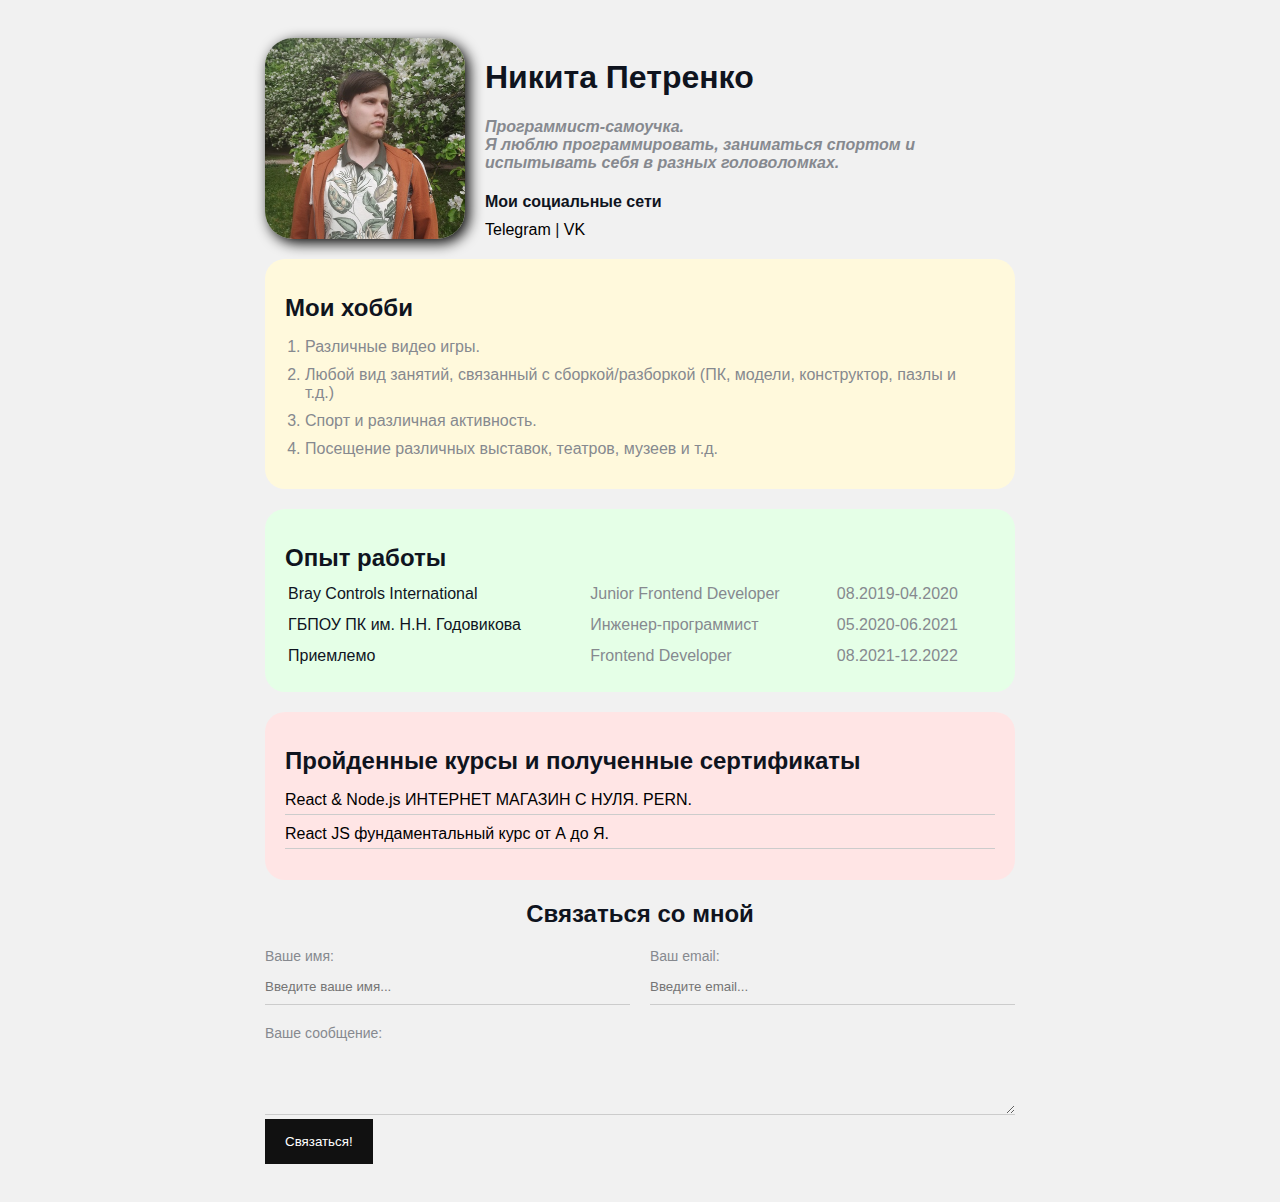
<file: index.html>
<!DOCTYPE html>
<html lang="en">
<head>
    <meta charset="UTF-8">
    <meta http-equiv="X-UA-Compatible"
    content="IE=ende">
    <meta name="viewport" content="width=device-width, initial-scale=1.0">
    <title>Title</title>
    <link href="style.css" rel="stylesheet">
</head>
    <body>
        <div class="container">
            <div class="info">
                <img
                        id="avatar"
                        src="MyPhoto.jpg"
                        alt="Photo"
                >
                <div class="info-text">
                    <h1>Никита Петренко</h1>
                    <p>Программист-самоучка.</p>
                    <p>
                        Я люблю программировать, заниматься
                        спортом и испытывать себя в разных
                        головоломках.
                    </p>

                    <h4>Мои социальные сети</h4>
                    <a href="https://t.me" target="_blank">Telegram</a>
                    |
                    <a href="https://vk.com/im" target="_blank">VK</a>
                </div>

            </div>

            <div class="card bg-yellow">
                <h2>Мои хобби</h2>
                <ol class="list">
                    <li>Различные видео игры.</li>
                    <li>Любой вид занятий, связанный с сборкой/разборкой (ПК, модели, конструктор, пазлы и т.д.)</li>
                    <li>Спорт и различная активность.</li>
                    <li>Посещение различных выставок, театров, музеев и т.д.</li>
                </ol>
            </div>

            <div class="card bg-green">
            <h2>Опыт работы</h2>
                <table class="table">
                    <tr>
                        <td>Bray Controls International</td>
                        <td>Junior Frontend Developer</td>
                        <td>08.2019-04.2020</td>
                    </tr>
                    <tr>
                        <td>ГБПОУ ПК им. Н.Н. Годовикова</td>
                        <td>Инженер-программист</td>
                        <td>05.2020-06.2021</td>
                    </tr>
                    <tr>
                        <td>Приемлемо</td>
                        <td>Frontend Developer</td>
                        <td>08.2021-12.2022</td>
                    </tr>
                </table>
            </div>


            <div class="card bg-red">
                <h2>Пройденные курсы и полученные сертификаты</h2>
                <ul class="link-list">
                    <li>
                        <a href="https://www.youtube.com/watch?v=H2GCkRF9eko&list=PL6DxKON1uLOFJ5_dDcX7G1osKnsBlCaaT">
                            React & Node.js ИНТЕРНЕТ МАГАЗИН С НУЛЯ. PERN.
                        </a>
                    </li>
                    <li>
                        <a href="https://www.youtube.com/watch?v=GNrdg3PzpJQ&list=PL6DxKON1uLOFJ5_dDcX7G1osKnsBlCaaT&index=12">
                            React JS фундаментальный курс от А до Я.
                        </a>
                    </li>
                </ul>
            </div>

            <div class="contact">
                <h2>Связаться со мной</h2>

                <form action="/">
                    <div class="row">
                        <div class="form-group">
                            <label for="name">Ваше имя:</label>
                            <input type="text" id="name" placeholder="Введите ваше имя...">
                        </div>

                        <div class="form-group">
                            <label for="email">Ваш email:</label>
                            <input type="email" id="email" placeholder="Введите email...">
                        </div>
                    </div>

                    <div class="form-group">
                        <label for="text">Ваше сообщение:</label>
                        <br>
                        <textarea id="text" rows="2" cols="15"></textarea>
                    </div>

                    <input class="btn" type="submit" value="Связаться!">
                </form>
            </div>
        </div>
    </body>
</html>
</file>
<file: style.css>
body {
    background-color: #f1f1f1;
    color: #0f141e;
    padding-bottom: 30px;

    font-size: 16px;
    font-weight: normal;
    font-family: "Roboto", Tahoma, Geneva, Verdana, sans-serif;
}

a {
    color: black;
    text-decoration: none;
}

a:hover {
    text-decoration: underline;
}

a:active {
    color: mediumpurple;
}

a:visited {
    color: gray;
}

#avatar {
    width: 200px;
    border-radius: 28px;
    box-shadow: 4px 4px 14px rgba(0, 0, 0, 025);
}

.info {
    margin-bottom: 20px;
    display: flex;
}

@media (max-width: 700px) {
    .info {
        text-align: center;
        display: block;
    }
}

.info-text {
    margin-left: 20px;
}

.info-text h4 {
    margin-bottom: 10px;
}

.info p {
    color: #86898f;
    margin: 0;
    font-style: italic;
    font-weight: bold;
    text-decoration: none;
}

/*Box Model*/

.container {
    max-width: 750px;
    margin: auto;
    padding-top: 30px;
}

.bg-yellow {
    background: #fff9dc;
}

.bg-red {
    background: #ffe5e5;
}

.bg-green {
    background: #e5ffe7;
}

.card {
    padding: 15px 20px;
    margin-bottom: 20px;
    border-radius: 20px;
}

.card h2 {
    margin-bottom: 10px;
}

.list {
    padding: 0 20px;
}

.list li {
    color: #86898f;
    margin-bottom: 10px;
}

.table {
    width: 100%;
}

.table td {
    padding-bottom: 10px;
}

.table td:nth-child(2),
.table td:nth-child(3) {
    color: #86898f
}

.link-list {
    list-style: none;
    padding: 0;
}

.link-list li {
    margin-bottom: 10px;
    padding-bottom: 5px;
    border-bottom: 1px solid #ccc;
}

.contact  h2{
    text-align: center;
}

.form-group label{
    display: block;
    font-size: 14px;
    color: #86898f;
}

.form-group input,
.form-group textarea {
    width: 100%;
    box-sizing: border-box;
    border: none;
    background: transparent;
    border-bottom: 1px solid #ccc;
    color: #000;
    padding: 15px 0 10px;
    outline: none;
    font-family: inherit;
}

.row {
    display: flex;
    margin-bottom: 20px;
}

.row > .form-group {
    width: 50%;
    margin-right: 20px;
}

.row > .form-group:last-child {
    margin-right: 0;
}

.btn {
    background: #111;
    padding: 15px 20px;
    color: #fff;
    border: none;
    font-family: inherit;
    cursor: pointer;
}

.btn:hover {
    opacity: 0.9;
}
</file>
